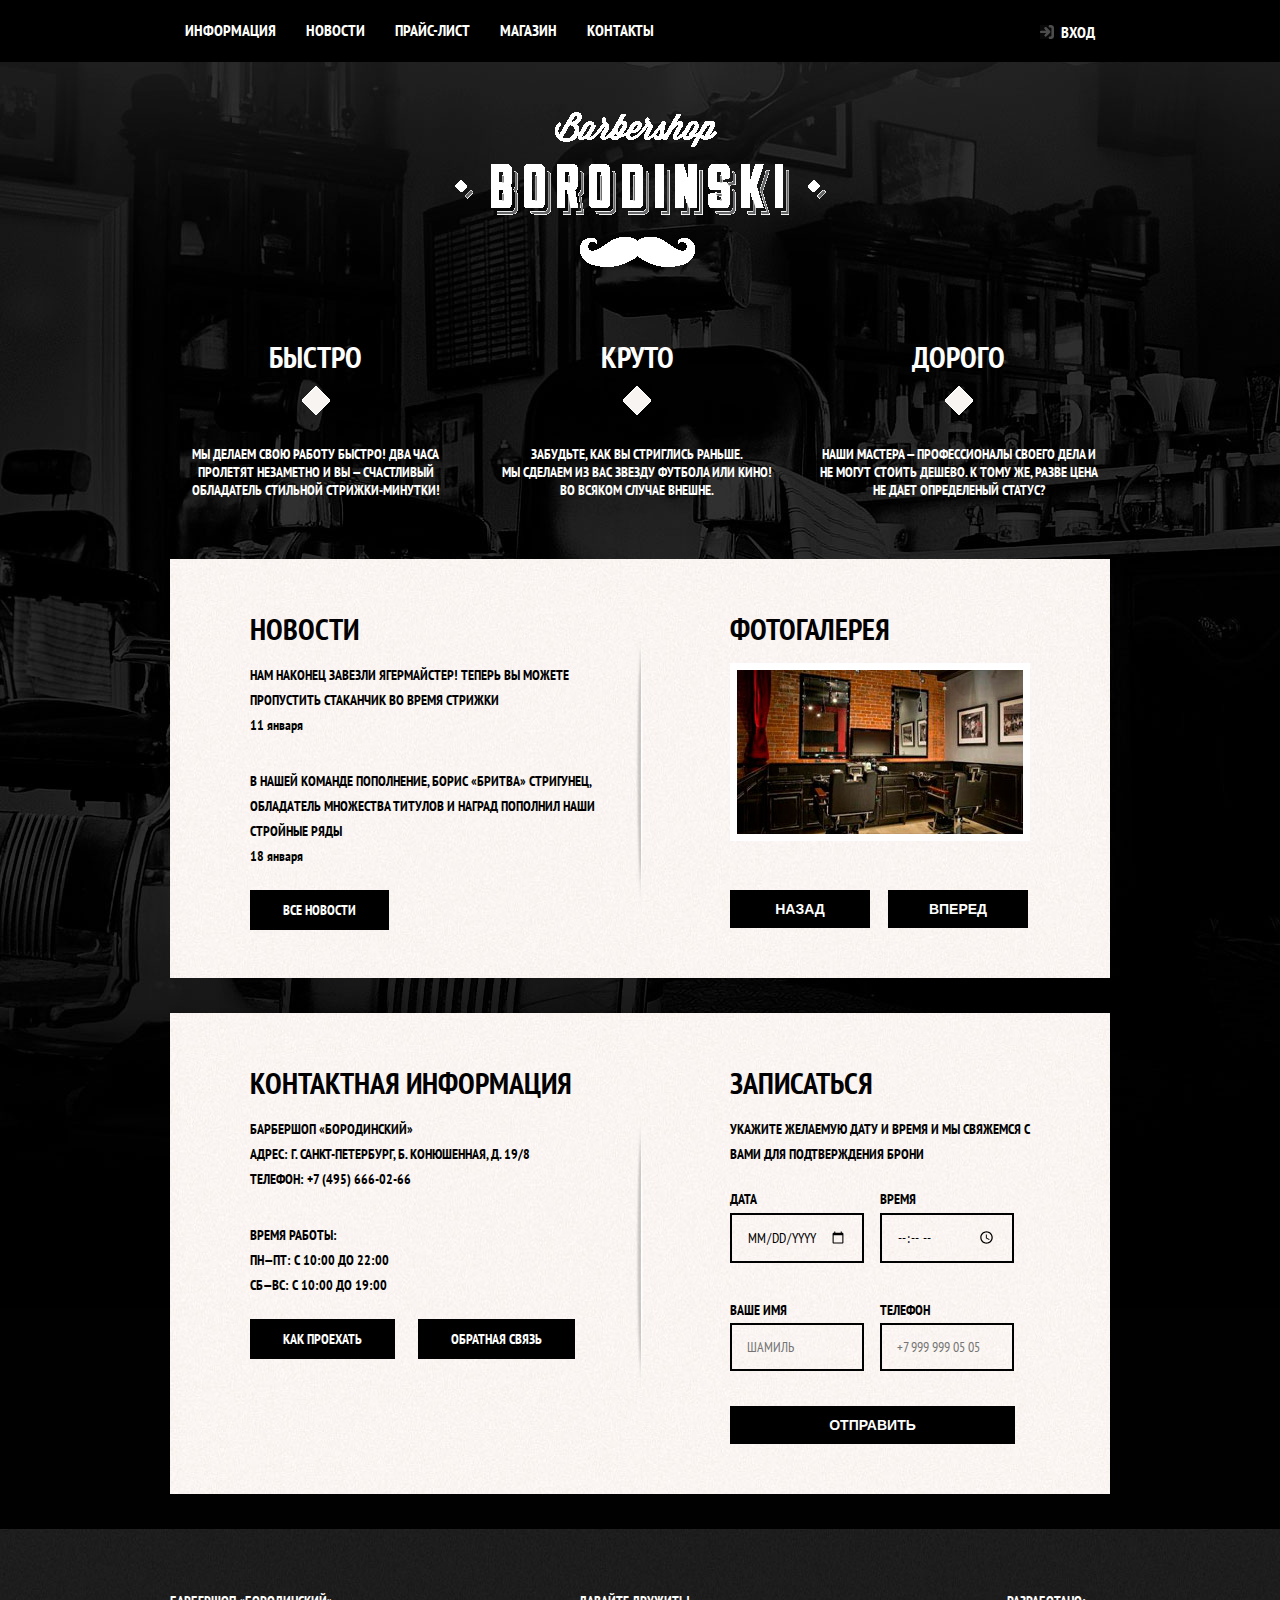
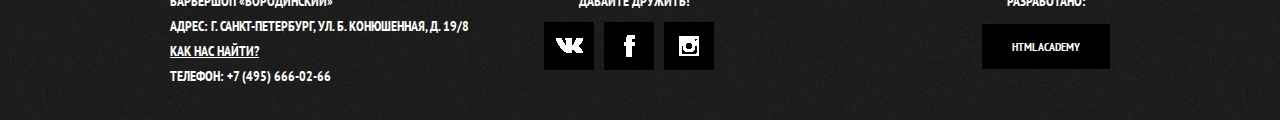
<file: index.html>
<!DOCTYPE html>
<html lang="ru">
<head>
    <meta charset="UTF-8">
    <meta name="viewport" content="width=device-width, initial-scale=1.0">  <!-- мета тег - чтоб сайт смотрелся на моб. устройствах -->
    <meta http-equiv="X-UA-Compatible" content="ie=edge">
    <link href="https://fonts.googleapis.com/css?family=PT+Sans+Narrow&display=swap" rel="stylesheet">
    <title>Barbershop - BORODINSKI</title>
    <link rel="stylesheet" href="style.css">
</head>
<body>
    <header>
        <div class="center-block-main">
            <div class="header clearfix">
                <nav>
                    <ul class="menu">
                        <li><a href="#">ИНФОРМАЦИЯ</a></li>
                        <li><a href="#">НОВОСТИ</a></li>
                        <li><a href="price.html">ПРАЙС-ЛИСТ</a></li>
                        <li><a href="item.html">МАГАЗИН</a></li>
                        <li><a href="#">КОНТАКТЫ</a></li>
                    </ul>
                    <div class="input">
                        <a href="#"><img src="images/input.png" alt=""><span>ВХОД</span></a>
                    </div>
                </nav>
            </div>
        </div>
    </header>
            <!-- ЛОГО + 3 блока -->
    <div class="main-content center-block-main">
        <div>
            <img class="logo" src="images/logo.png" alt="">
        </div>
        <div class="block3-main clearfix">
            <article>
                <h2>БЫСТРО</h2>
                <img src="images/rect.png" alt="">
                <p>МЫ ДЕЛАЕМ СВОЮ РАБОТУ БЫСТРО! ДВА ЧАСА ПРОЛЕТЯТ НЕЗАМЕТНО И ВЫ — СЧАСТЛИВЫЙ ОБЛАДАТЕЛЬ СТИЛЬНОЙ СТРИЖКИ-МИНУТКИ!</p>
            </article>
                    <!-- 2 -->
            <article>
                <h2>КРУТО</h2>
                <img src="images/rect.png" alt="">
                <p>ЗАБУДЬТЕ, КАК ВЫ СТРИГЛИСЬ РАНЬШЕ.</p>
                <p>МЫ СДЕЛАЕМ ИЗ ВАС ЗВЕЗДУ ФУТБОЛА ИЛИ КИНО!</p>
                <p>ВО ВСЯКОМ СЛУЧАЕ ВНЕШНЕ.</p>
            </article>
                    <!-- 3 -->
            <article>
                <h2>ДОРОГО</h2>
                <img src="images/rect.png" alt="">
                <p>НАШИ МАСТЕРА — ПРОФЕССИОНАЛЫ СВОЕГО ДЕЛА И</p>
                <p>НЕ МОГУТ СТОИТЬ ДЕШЕВО. К ТОМУ ЖЕ, РАЗВЕ ЦЕНА</p>
                <p>НЕ ДАЕТ ОПРЕДЕЛЕНЫЙ СТАТУС?</p>
            </article>
        </div>
    </div>
            <!-- ОСНОВНОЕ СОДЕРЖИМОЕ -->
    <div class="center-block-main content-bcgrd clearfix">
       <article class="block2-main-left">
            <h2 class="content-title">НОВОСТИ</h2>
            <ul class="content-news">
                <li>
                    <p>НАМ НАКОНЕЦ ЗАВЕЗЛИ ЯГЕРМАЙСТЕР! ТЕПЕРЬ ВЫ МОЖЕТЕ</p>
                    <p>ПРОПУСТИТЬ СТАКАНЧИК ВО ВРЕМЯ СТРИЖКИ</p> 
                    <time datetime="2019-07-06">11 января</time>
                </li>
                <li>
                    <p>В НАШЕЙ КОМАНДЕ ПОПОЛНЕНИЕ, БОРИС «БРИТВА» СТРИГУНЕЦ,</p>
                    <p>ОБЛАДAТЕЛЬ МНОЖЕСТВА ТИТУЛОВ И НАГРАД ПОПОЛНИЛ НАШИ</p>
                    <p>СТРОЙНЫЕ РЯДЫ</p>
                    <time datetime="2019-07-06">18 января</time>
                </li>
            </ul>
            <a href="#" class="btn">ВСЕ НОВОСТИ</a>
        </article>

        <div class="block2-main-right">
            <h2 class="content-title">ФОТОГАЛЕРЕЯ</h2>
            <div class="content-image-block">
                <img src="images/img.jpg" alt="">
                <button type="submit" class="btn content-prev">НАЗАД</button>
                <button type="submit" class="btn content-next">ВПЕРЕД</button>
            </div>
        </div>
    </div>
            <!-- Контактная инф-я -->
    <div class="center-block-main content-bcgrd clearfix">
        <article class="block2-main-left content-contact">
            <h2 class="content-title">КОНТАКТНАЯ ИНФОРМАЦИЯ</h2>
            <div class="content-contact-block">
                <p>БАРБЕРШОП «БОРОДИНСКИЙ»</p>
                <p>АДРЕС: Г. САНКТ-ПЕТЕРБУРГ, Б. КОНЮШЕННАЯ, Д. 19/8</p>
                <p>ТЕЛЕФОН: +7 (495) 666-02-66</p>
            </div>
            <div class="content-contact-block">
                <p>ВРЕМЯ РАБОТЫ:</p>
                <p>ПН—ПТ: С 10:00 ДО 22:00</p>
                <p>СБ—ВС: С 10:00 ДО 19:00</p>
            </div>
            <a class="btn" href="#">КАК ПРОЕХАТЬ</a>
            <a class="btn" href="#">ОБРАТНАЯ СВЯЗЬ</a>
        </article>

        <article class="block2-main-right content-form">
                <h2 class="content-title">ЗАПИСАТЬСЯ</h2>
                <p class="input-bottom">УКАЖИТЕ ЖЕЛАЕМУЮ ДАТУ И ВРЕМЯ И МЫ СВЯЖЕМСЯ С ВАМИ ДЛЯ ПОДТВЕРЖДЕНИЯ БРОНИ</p>
                <form action="" method="post">
                    <div class="content-form">
                        <p>
                            <label for="date">ДАТА</label>
                        </p>
                        <input id="date" type="date" name="date" value="" required="required">
                    </div>
                    <div class="content-form-right">
                        <p>
                            <label for="time">ВРЕМЯ</label>
                        </p>
                        <input id="time" type="time" name="time" value="" required="required">
                    </div>
                    <div class="content-form">
                        <p>
                            <label for="text">ВАШЕ ИМЯ</label>
                        </p>
                        <input id="text" type="text" name="name" value="" placeholder="Шамиль">
                    </div>
                    <div class="content-form-right">
                        <p>
                            <label for="tel">ТЕЛЕФОН</label>
                        </p>
                        <input id="tel" type="tel" name="tel" value="" placeholder="+7 999 999 05 05" required="required">
                    </div>
                    <button type="submit" class="btn btn-submit">ОТПРАВИТЬ</button>
                </form>
        </article>
    </div>

            <!-- footer -->
    <footer class="ftr">
        <div class="center-block-main clearfix">
            <div class="content-contact-block ftr-block-left">
                <p>БАРБЕРШОП «БОРОДИНСКИЙ»</p>
                <p>АДРЕС: Г. САНКТ-ПЕТЕРБУРГ, УЛ. Б. КОНЮШЕННАЯ, Д. 19/8</p>
                <a href="#">КАК НАС НАЙТИ?</a>
                <p>ТЕЛЕФОН: +7 (495) 666-02-66</p>
            </div>
            <div class="ftr-social-block">
                <p>ДАВАЙТЕ ДРУЖИТЬ!</p>
                <a href="#" class="btn ftr-vk-social"></a>
                <a href="#" class="btn ftr-fcbk-social"></a>
                <a href="#" class="btn ftr-inst-social"></a>
            </div>
            <div class="ftr-block-right">
                <p>РАЗРАБОТАНО:</p>
                <a href="#" class="btn">html academy</a>
            </div>
        </div>
    </footer>
</body>
</html>
</file>
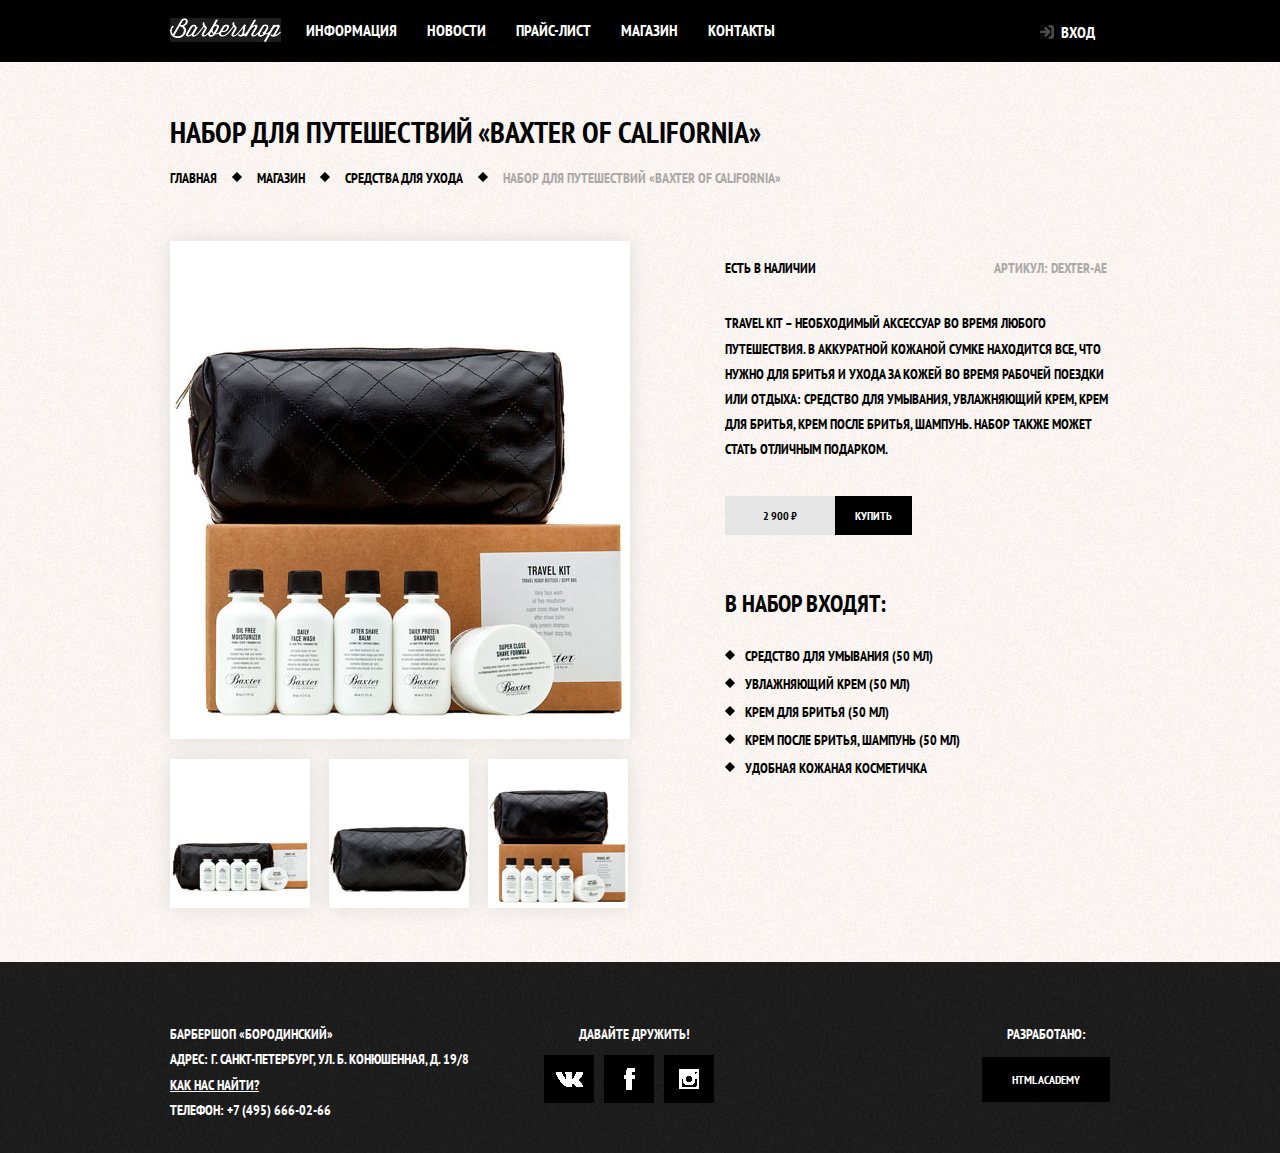
<file: item.html>
<!DOCTYPE html>
<html lang="ru">
<head>
    <meta charset="UTF-8">
    <meta name="viewport" content="width=device-width, initial-scale=1.0">  <!-- мета тег - чтоб сайт смотрелся на моб. устройствах -->
    <meta http-equiv="X-UA-Compatible" content="ie=edge">
    <link href="https://fonts.googleapis.com/css?family=PT+Sans+Narrow&display=swap" rel="stylesheet">
    <title>Набор для путешествий</title>
    <link rel="stylesheet" href="style.css">
</head>
<body>
    <header>
        <div class="center-block-main">
            <div class="header clearfix">
                <nav>
                    <ul class="menu">
                        <li><img src="images/item_logo.png" alt="" class="item_logo"></li>
                        <li><a href="index.html">ИНФОРМАЦИЯ</a></li>
                        <li><a href="#">НОВОСТИ</a></li>
                        <li><a href="price.html">ПРАЙС-ЛИСТ</a></li>
                        <li><a href="#">МАГАЗИН</a></li>
                        <li><a href="#">КОНТАКТЫ</a></li>
                    </ul>
                    <div class="input">
                        <a href="#"><img src="images/input.png" alt=""><span>ВХОД</span></a>
                    </div>
                </nav>
            </div>
        </div>
    </header>

    <div class="item_bcg">
        <div class="item_block_main center-block-main clearfix">
            <article>
                <h2 class="content-title">набор для путешествий &laquo;Baxter of California&raquo;</h2>
                <nav class="item_content-news">
                    <ul>
                        <li><a href="index.html">ГЛАВНАЯ</a><img src="images/item_rect.png" alt=""></li>
                        <li><a href="#">МАГАЗИН</a><img src="images/item_rect.png" alt=""></li>
                        <li><a href="shop.html">СРЕДСТВА ДЛЯ УХОДА</a><img src="images/item_rect.png" alt=""></li>
                    </ul>
                    <span>набор для путешествий «Baxter of California»</span>
                </nav>
            </article>
            <div>
                <div class="item_block_img clearfix">
                    <div class="item_big_img">
                        <img src="images/item_img1.jpg" alt="">
                    </div>
                    <div class="item_img">
                        <img src="images/item_img2.jpg" alt="">
                        <img src="images/item_img3.jpg" alt="">
                        <img src="images/item_img4.jpg" alt="">
                    </div>
                </div>
            </div>
            <article>
                <div class="item_block_news clearfix">
                    <div class="item_description">
                        <p>есть в наличии <span>Артикул: dexter-ae</span></p>
                        <p>Travel Kit – необходимый аксессуар во время любого путешествия. В аккуратной кожаной сумке находится все, что нужно для бритья и ухода за кожей во время рабочей поездки или отдыха: средство для умывания, увлажняющий крем, крем для бритья, крем после бритья, шампунь. Набор также может стать отличным подарком.</p>
                        <p class="item_btn"> 
                            <a class="item_btn1" href="#">2 900 ₽</a>
                            <a class="item_btn2" href="#">КУПИТЬ</a>
                        </p>
                    </div>
                    <div class="item_description">
                        <h2 class="item-title">В набор входят:</h2>
                        <ul>
                            <li> <img src="images/item_rect.png" alt="">Средство для умывания (50 мл)</li>
                            <li> <img src="images/item_rect.png" alt="">Увлажняющий крем (50 мл)</li>
                            <li> <img src="images/item_rect.png" alt="">Крем для бритья (50 мл)</li>
                            <li> <img src="images/item_rect.png" alt="">Крем после бритья, шампунь (50 мл)</li>
                            <li> <img src="images/item_rect.png" alt="">Удобная кожаная косметичка</li>
                        </ul>
                    </div>
                </div>
            </article>
        </div>
    </div>


     <!-- footer -->
    <footer class="ftr">
        <div class="center-block-main clearfix">
            <div class="content-contact-block ftr-block-left">
                <p>БАРБЕРШОП «БОРОДИНСКИЙ»</p>
                <p>АДРЕС: Г. САНКТ-ПЕТЕРБУРГ, УЛ. Б. КОНЮШЕННАЯ, Д. 19/8</p>
                <a href="#">КАК НАС НАЙТИ?</a>
                <p>ТЕЛЕФОН: +7 (495) 666-02-66</p>
            </div>
            <div class="ftr-social-block">
                <p>ДАВАЙТЕ ДРУЖИТЬ!</p>
                <a href="#" class="btn ftr-vk-social"></a>
                <a href="#" class="btn ftr-fcbk-social"></a>
                <a href="#" class="btn ftr-inst-social"></a>
            </div>
            <div class="ftr-block-right">
                <p>РАЗРАБОТАНО:</p>
                <a href="#" class="btn">html academy</a>
            </div>
        </div>
    </footer>
</body>
</html>
</file>
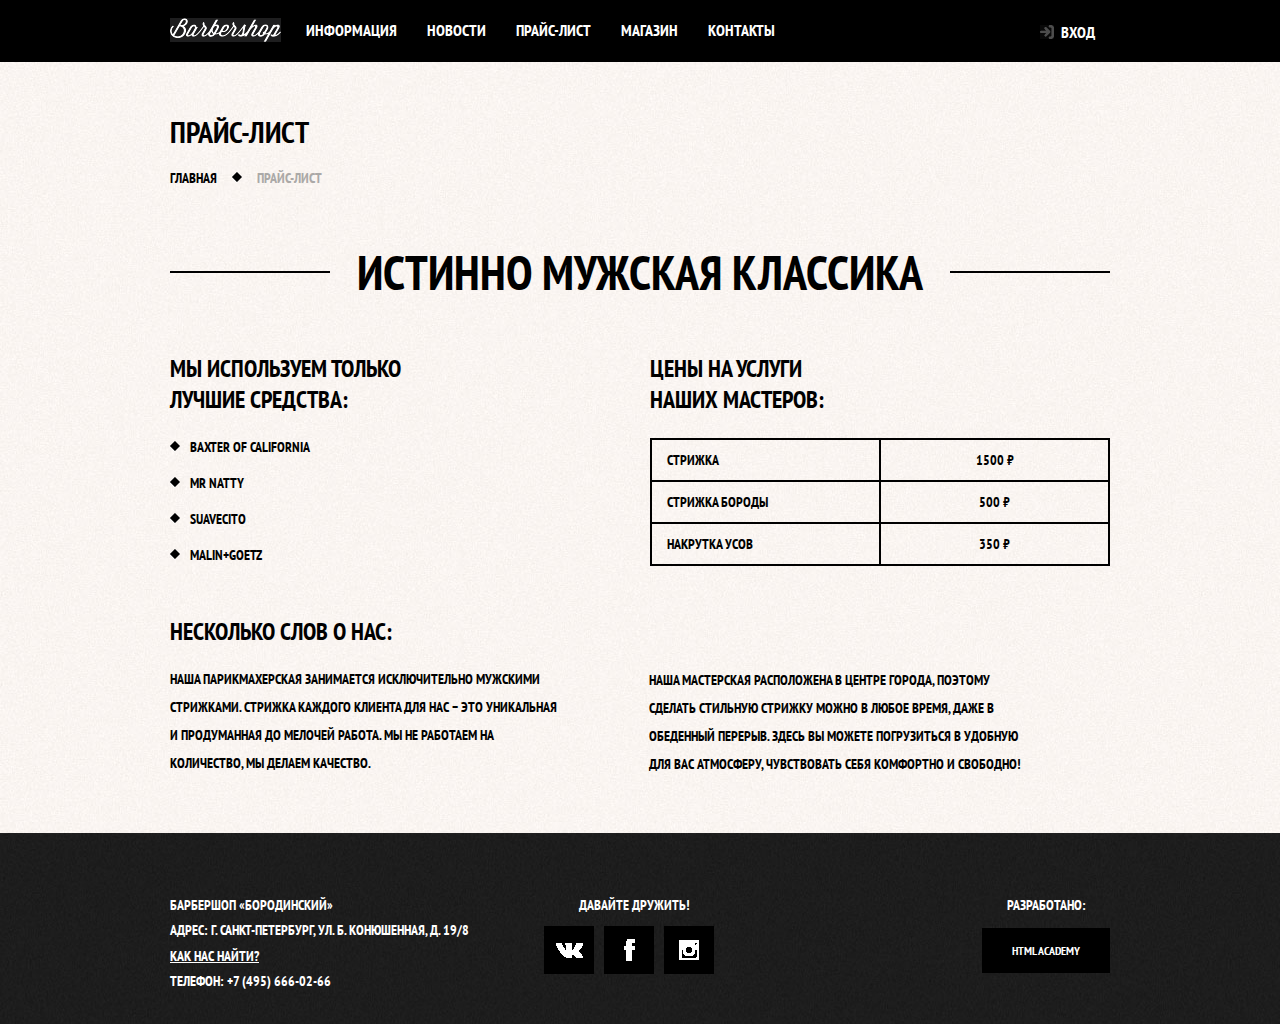
<file: price.html>
<!DOCTYPE html>
<html lang="en">
<head>
    <meta charset="UTF-8">
    <meta name="viewport" content="width=device-width, initial-scale=1.0">
    <meta http-equiv="X-UA-Compatible" content="ie=edge">
    <link href="https://fonts.googleapis.com/css?family=PT+Sans+Narrow&display=swap" rel="stylesheet">
    <title>ПРАЙС-ЛИСТ</title>
    <link rel="stylesheet" href="style.css">
</head>
<body>
    <header>
        <div class="center-block-main">
            <div class="header clearfix">
                <nav>
                    <ul class="menu">
                        <li><img src="images/item_logo.png" alt="" class="item_logo"></li>
                        <li><a href="index.html">ИНФОРМАЦИЯ</a></li>
                        <li><a href="#">НОВОСТИ</a></li>
                        <li><a href="price.html">ПРАЙС-ЛИСТ</a></li>
                        <li><a href="item.html">МАГАЗИН</a></li>
                        <li><a href="#">КОНТАКТЫ</a></li>
                    </ul>
                    <div class="input">
                        <a href="#"><img src="images/input.png" alt=""><span>ВХОД</span></a>
                    </div>
                </nav>
            </div>
        </div>
    </header>

    <div class="item_bcg">
        <div class="item_block_main center-block-main clearfix">
            <article>
                <h2 class="content-title">ПРАЙС-ЛИСТ</h2>
                <nav class="item_content-news">
                    <ul>
                        <li><a href="index.html">ГЛАВНАЯ</a><img src="images/item_rect.png" alt=""></li>
                    </ul>
                    <span>ПРАЙС-ЛИСТ</span>
                </nav>
            </article>
            <article>
                <p class="price-big-title">
                    ИСТИННО МУЖСКАЯ КЛАССИКА
                </p>
            </article>
            <article>
                <div class="price-center-content-blog clearfix">
                    <div class="blog-left">
                        <h2 class="item-title">МЫ ИСПОЛЬЗУЕМ ТОЛЬКО<br> ЛУЧШИЕ СРЕДСТВА:</h2>
                        <ul>
                            <li> <img src="images/item_rect.png" alt="">Baxter of California</li>
                            <li> <img src="images/item_rect.png" alt="">Mr Natty</li>
                            <li> <img src="images/item_rect.png" alt="">Suavecito</li>
                            <li> <img src="images/item_rect.png" alt="">Malin+Goetz</li>
                        </ul>
                    </div>
                    <div class="blog-right">
                        <h2 class="item-title">ЦЕНЫ НА УСЛУГИ<br> НАШИХ МАСТЕРОВ:</h2>
                        <table>
                            <tr>
                                <td class="left-column">СТРИЖКА</td>
                                <td>1500 ₽</td>
                            </tr>
                            <tr>
                                <td class="left-column">СТРИЖКА БОРОДЫ</td>
                                <td>500 ₽</td>
                            </tr>
                            <tr>
                                <td class="left-column">НАКРУТКА УСОВ</td>
                                <td>350 ₽</td>
                            </tr>
                        </table>
                    </div>
                </div>
            </article>
            <article>
                <div class="price-blog-articles clearfix">
                    <div class="price-text1">
                        <h2 class="item-title">НЕСКОЛЬКО СЛОВ О НАС:</h2>
                        <p>Наша парикмахерская занимается исключительно мужскими</p>
                        <p>стрижками. Стрижка каждого клиента для нас &minus; это уникальная</p>
                        <p>и продуманная до мелочей работа. Мы не работаем на</p>
                        <p>количество, мы делаем качество.</p>
                    </div>
                    <div class="price-text2">
                        <p>Наша мастерская расположена в центре города, поэтому</p> 
                        <p>сделать стильную стрижку можно в любое время, даже в</p>
                        <p>обеденный перерыв. Здесь вы можете погрузиться в удобную</p>
                        <p>для вас атмосферу, чувствовать себя комфортно и свободно!</p>
                    </div>
                </div>
            </article>
        </div>
    </div>

                <!-- footer -->
    <footer class="ftr">
        <div class="center-block-main clearfix">
            <div class="content-contact-block ftr-block-left">
                <p>БАРБЕРШОП «БОРОДИНСКИЙ»</p>
                <p>АДРЕС: Г. САНКТ-ПЕТЕРБУРГ, УЛ. Б. КОНЮШЕННАЯ, Д. 19/8</p>
                <a href="#">КАК НАС НАЙТИ?</a>
                <p>ТЕЛЕФОН: +7 (495) 666-02-66</p>
            </div>
            <div class="ftr-social-block">
                <p>ДАВАЙТЕ ДРУЖИТЬ!</p>
                <a href="#" class="btn ftr-vk-social"></a>
                <a href="#" class="btn ftr-fcbk-social"></a>
                <a href="#" class="btn ftr-inst-social"></a>
            </div>
            <div class="ftr-block-right">
                <p>РАЗРАБОТАНО:</p>
                <a href="#" class="btn">html academy</a>
            </div>
        </div>
    </footer>
</body>
</html>
</file>
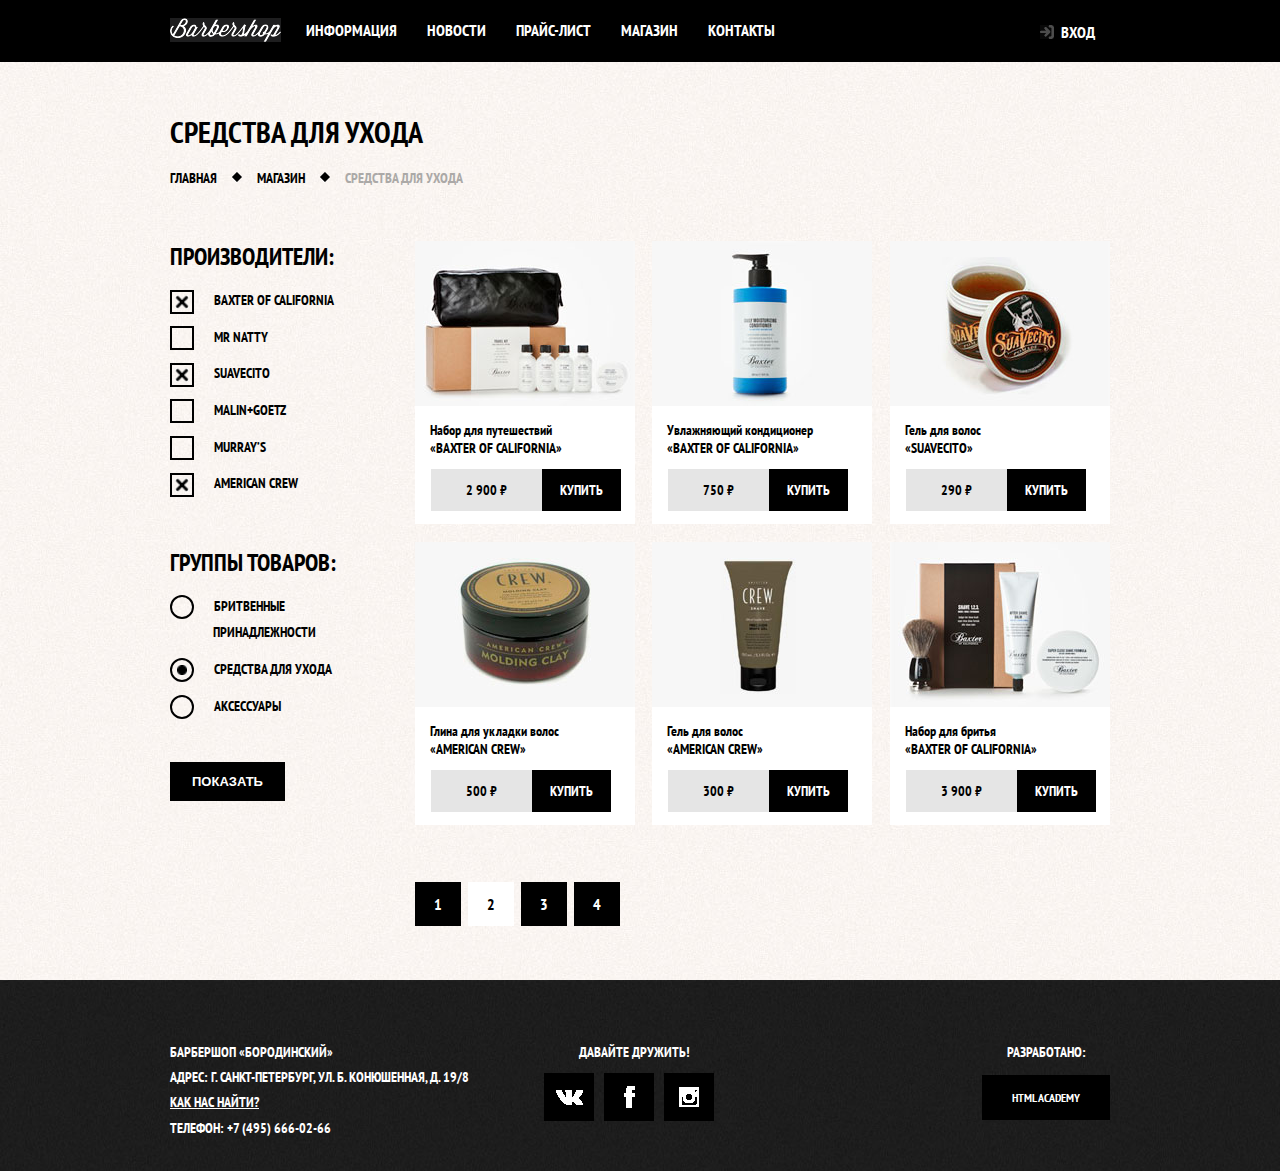
<file: shop.html>
<!DOCTYPE html>
<html lang="en">
<head>
    <meta charset="UTF-8">
    <meta name="viewport" content="width=device-width, initial-scale=1.0">
    <meta http-equiv="X-UA-Compatible" content="ie=edge">
    <link href="https://fonts.googleapis.com/css?family=PT+Sans+Narrow&display=swap" rel="stylesheet">
    <title>Средства для ухода</title>
    <link rel="stylesheet" href="style.css">
</head>
<body>
    <header>
        <div class="center-block-main">
            <div class="header clearfix">
                <nav>
                    <ul class="menu">
                        <li><img src="images/item_logo.png" alt="" class="item_logo"></li>
                        <li><a href="index.html">ИНФОРМАЦИЯ</a></li>
                        <li><a href="#">НОВОСТИ</a></li>
                        <li><a href="price.html">ПРАЙС-ЛИСТ</a></li>
                        <li><a href="item.html">МАГАЗИН</a></li>
                        <li><a href="#">КОНТАКТЫ</a></li>
                    </ul>
                    <div class="input">
                        <a href="#"><img src="images/input.png" alt=""><span>ВХОД</span></a>
                    </div>
                </nav>
            </div>
        </div>
    </header>

    <div class="item_bcg">
        <div class="item_block_main center-block-main clearfix">
            <article>
                <h2 class="content-title">Средства для ухода</h2>
                <nav class="item_content-news">
                    <ul>
                        <li><a href="index.html">ГЛАВНАЯ</a><img src="images/item_rect.png" alt=""></li>
                        <li><a href="item.html">МАГАЗИН</a><img src="images/item_rect.png" alt=""></li>
                    </ul>
                    <span>Средства для ухода</span>
                </nav>
            </article>
            <article>
                <form action="#">
                    <h3 class="content-title shop-title">ПРОИЗВОДИТЕЛИ:</h3>
                    <div class="shop-container">
                        <input type="checkbox" id="baxt" name="text" checked>
                        <label for="baxt">Baxter of California</label>
                    </div>
                    <div class="shop-container">
                        <input type="checkbox" id="natty" name="text">
                        <label for="natty">Mr Natty</label>
                    </div>
                    <div class="shop-container">
                        <input type="checkbox" id="suav" name="text" checked>
                        <label for="suav">Suavecito</label>
                    </div>
                    <div class="shop-container">
                        <input type="checkbox" id="malin" name="text">
                        <label for="malin">Malin+Goetz</label>
                    </div>
                    <div class="shop-container">
                        <input type="checkbox" id="murr" name="text">
                        <label for="murr">Murray’s</label>
                    </div>
                    <div class="shop-container">
                        <input type="checkbox" id="crew" name="text" checked>
                        <label for="crew">American Crew</label>
                    </div>

                                    <!-- Группы товаров -->
                    <div class="shop-group2">
                        <h3 class="content-title shop-title">ГРУППЫ ТОВАРОВ:</h3>
                        <div class="shop-container">
                            <input type="radio" id="one" name="text">
                            <label for="one">Бритвенные<br><span>принадлежности</span></label>
                        </div>
                        <div class="shop-container">
                            <input type="radio" id="two" name="text" checked>
                            <label for="two">Средства для ухода</label>
                        </div>
                        <div class="shop-container">
                            <input type="radio" id="three" name="text">
                            <label for="three">Аксессуары</label>
                        </div>
                    </div>
                    <button class="form-btn" type="submit">Показать</button>
                </form>
            </article>

            <section>
                <div class="posts_element">
                    <article>
                        <img src="images/shop_img1.jpg" alt="">
                        <div class="post_info">
                            <p>
                                Набор для путешествий<br>&laquo;<span>Baxter of California</span>&raquo;
                            </p>
                        </div>
                        <p class="item_btn">
                            <a href="#" class="item_btn1">2 900 ₽</a>
                            <a href="#" class="item_btn2">КУПИТЬ</a>
                        </p>
                    </article>

                        <!-- 2 -->
                    <article>
                        <img src="images/shop_img2.jpg" alt="">
                        <div class="post_info">
                            <p>
                                Увлажняющий кондиционер<br>&laquo;<span>Baxter of California</span>&raquo;
                            </p>
                        </div>
                        <p class="item_btn">
                            <a href="#" class="item_btn1">750 ₽</a>
                            <a href="#" class="item_btn2">КУПИТЬ</a>
                        </p>
                    </article>

                        <!-- 3 -->
                    <article>
                        <img src="images/shop_img3.jpg" alt="">
                        <div class="post_info">
                            <p>
                                Гель для волос<br>&laquo;<span>SUAVECITO</span>&raquo;
                            </p>
                        </div>
                            <p class="item_btn">
                                <a href="#" class="item_btn1">290 ₽</a>
                                <a href="#" class="item_btn2">КУПИТЬ</a>
                            </p>
                    </article>

                            <!-- 4 -->
                    <article>
                        <img src="images/shop_img4.jpg" alt="">
                        <div class="post_info">
                            <p>
                                Глина для укладки волос<br>&laquo;<span>American crew</span>&raquo;
                            </p>
                        </div>
                            <p class="item_btn">
                                <a href="#" class="item_btn1">500 ₽</a>
                                <a href="#" class="item_btn2">КУПИТЬ</a>
                            </p>
                    </article>

                            <!-- 5 -->
                    <article>
                        <img src="images/shop_img5.jpg" alt="">
                        <div class="post_info">
                            <p>
                                Гель для волос<br>&laquo;<span>American crew</span>&raquo;
                            </p>
                        </div>
                            <p class="item_btn">
                                <a href="#" class="item_btn1">300 ₽</a>
                                <a href="#" class="item_btn2">КУПИТЬ</a>
                            </p>
                    </article>

                                <!-- 6 -->
                    <article>
                        <img src="images/shop_img6.jpg" alt="">
                        <div class="post_info">
                            <p>
                                Набор для бритья<br>&laquo;<span>Baxter of California</span>&raquo;
                            </p>
                        </div>
                            <p class="item_btn">
                                <a href="#" class="item_btn1">3 900 ₽</a>
                                <a href="#" class="item_btn2">КУПИТЬ</a>
                            </p>
                    </article>
                </div>
            </section>

            <article>
                <div class="pagination">
                    <ul>
                        <li>
                            <a href="#">1</a>
                        </li>
                        <li>
                            <a href="#" class="current">2</a>
                        </li>
                        <li>
                            <a href="#">3</a>
                        </li>
                        <li>
                            <a href="#">4</a>
                        </li>
                    </ul>
                </div>
            </article>
        </div>
    </div>

                        <!-- footer -->
    <footer class="ftr">
        <div class="center-block-main clearfix">
            <div class="content-contact-block ftr-block-left">
                <p>БАРБЕРШОП «БОРОДИНСКИЙ»</p>
                <p>АДРЕС: Г. САНКТ-ПЕТЕРБУРГ, УЛ. Б. КОНЮШЕННАЯ, Д. 19/8</p>
                <a href="#">КАК НАС НАЙТИ?</a>
                <p>ТЕЛЕФОН: +7 (495) 666-02-66</p>
            </div>
            <div class="ftr-social-block">
                <p>ДАВАЙТЕ ДРУЖИТЬ!</p>
                <a href="#" class="btn ftr-vk-social"></a>
                <a href="#" class="btn ftr-fcbk-social"></a>
                <a href="#" class="btn ftr-inst-social"></a>
            </div>
            <div class="ftr-block-right">
                <p>РАЗРАБОТАНО:</p>
                <a href="#" class="btn">html academy</a>
            </div>
        </div>
    </footer>
</body>
</html>
</file>
<file: style.css>
/* --------------- reset.css - сбрасываем настройки по умолчанию --------------- */
            html, body, div, span, h1, h2, h3, h4, h5, h6, p, em, img, strong, sub, sup, b, u, i,  dl, dt, dd, ol, ul, li, fieldset, form, label, table, tbody, tfoot, thead, tr, th, td, article, aside, canvas, details, figcaption, figure, footer, header, hgroup, menu, nav, section, summary, time, mark, audio, video {
                margin: 0;
                padding: 0;
                border: 0;
                outline: 0;                               /* обнуляем отступы и убираем бордюры */
                vertical-align: baseline;          /* приводим все к одной базовой линии */
                background: transparent;      /* чтобы не проскакивали левые фоны, установленные по умолчанию */
                font-size: 100%;                     /* размер шрифта всем одинаковый */
            }
            
            html {
                min-height:100%;            /* всегда показываем вертикальную полосу прокрутки  */
            }
            
            a {                             /* ссылка не в общем списке чтобы не сбрасывать outline по умолчанию */
                margin: 0;
                padding: 0;
                font-size: 100%;
                vertical-align: baseline;
                background: transparent;
                outline: none;
            }
            
            table {						    /* устраняем отступы между ячейками таблицы */
                border-collapse: collapse; 
                border-spacing: 0;
            }
            
            td, td img {
                vertical-align: top;		/* возвращаем привычное вертикальное выравнивание */
            } 
            
            input, select, button, textarea {
                margin: 0; 				    /* убираем отступы по умолчанию для элементов форм (в частности для checkbox и radio) */
                font-size: 100%; 			/* делаем размер шрифтов везде одинаковым */
                outline: none;
            }
            
            input[type="text"], input[type="password"], textarea {
                padding: 0; 				/* убираем внутренние отступы для текстовых полей */
            }
            
            input[type="checkbox"] { 		/* вертикальное выравнивание чекбоксов и радиобатонов относительно меток */
                vertical-align: bottom;
            }
            
            input[type="radio"] {
                vertical-align: text-bottom;
            }
            
            sub {
                vertical-align: sub;
                font-size: smaller;
            }
            
            sup {
                vertical-align: super;
                font-size: smaller;
            }
            
            article, aside, details, figcaption, figure, footer, header, hgroup, menu, nav, section {
                display: block;
            }
            
            nav ul {
                 list-style: none;
            }
            
            h1, h2, h3, h4, h5, h6{
                font-weight:normal;
            }
            
            img {
                max-width:100%;
            }
            
            .clr {                              /* для этого класса убираем обтекание */
                clear:both;
            }
            
            .clearfix:after {
                clear: both;
                content: "";
                display: table;
            }
            
                            /* ДАЛЕЕ - стилизация макета  */
            
            body {
                background: url(images/cover.jpg);
                background-repeat: no-repeat;
                background-position: center top;
                font-family: 'PT Sans Narrow', sans-serif;
            }
                                /* ШАПКА */
            header {
                background-color: #000;
                margin-bottom: 50px;
            }
            
            .center-block-main {
                max-width: 940px;
                margin: 0 auto;
            }
            
            .header {
                font-weight: bold;
            }
            
            .menu {
                float: left;
            }
            
            .menu li {
                float: left;
                margin-right: 0;
                text-transform: uppercase;
                font-size: 1em;
            }
            
            .menu li a {
                text-decoration: none;
                color: #fff;
                display: block;
                padding: 20px 15px;
            }
            
            .menu li a:hover {
                background-color: #242424;
            }
            
            .input {
                float: right;
                padding: 20px 15px;
            }
            
            .input img {
                margin-right: 7px;
                vertical-align: middle;
                opacity: 0.3;
            }
            
            .input span {
                text-decoration: none;
                text-transform: uppercase;
                color: #fff;
                vertical-align: middle;
            }
            
            .input:hover, .input img:hover {
                background-color: #242424;
                cursor: pointer;
                opacity: 1;
            }
                            /* лого + МЕНЮ */
            .main-content {
                margin-bottom: 60px;
            }
            
            .logo {
                margin: 0 auto 70px auto;
                display: block;
            }
            
            .block3-main {
                display: flex;
                justify-content: space-between;
            }
            
            .block3-main article {
                width: 31%;
                float: left;
                margin-left: 2.6%;
            }
            
            .block3-main article:first-child {
                margin-left: 0;
            }
            
            .block3-main article h2 {
                font-size: 1.875em;
                font-weight: bold;
                color: #fff;
                text-align: center;
            }
            
            .block3-main article img {
                display: table;
                margin: 10px auto 30px auto;
            
            }
            
            .block3-main article p {
                font-size: 0.875em;
                color: #fff;
                text-align: center;
                font-weight: bold;
            }
                            /* ОСНОВНОЕ СОДЕРЖИМОЕ */
            .content-bcgrd {
                background: url(images/brd.png) no-repeat center, white url(images/content-bcgrd.jpg);
                margin-bottom: 35px;
                padding: 50px 80px;
                box-sizing: border-box;
            }
            
            .block2-main-left {
                float: left;
                width: 350px;
            }
            
            .content-title {
                font-size: 1.875em;
                font-weight: bold;
                margin-bottom: 30px;
                text-transform: uppercase;
            }
            
            .content-news li {
                font-size: 0.875em;
                font-weight: bold;
                line-height: 1.8;
                margin-bottom: 30px;
                list-style: none;
            }
            
            .btn {
                padding: 11px 33px;
                background-color: #000;
                font-weight: bold;
                text-decoration: none;
                font-size: 0.875em;
                color: #fff;
                text-transform: uppercase;
                margin-right: 20px;
                border: none;
                outline: none;
                cursor: pointer;
            }
            
            .btn:hover {
                background-color: #663d15;
            }
            
            .block2-main-right {
                float: right;
                width: 300px;
            }
            
            .content-image-block img {
                width: 286px;
                height: 164px;
                border: 7px solid #fff;
                background-color: #e5e5e5;
                margin-bottom: 45px;
            }
            
            .content-prev {
                width: 140px;
                margin-right: 15px;
            }
            
            .content-next {
                width: 140px;
                margin-right: 0;
            }
            
            .content-contact-block {
                margin-bottom: 30px;
                font-size: 0.875em;
                font-weight: bold;
                line-height: 1.8;
            }
            
            .content-form {
                display: inline-block;
            }
            
            .input-bottom {
                margin-bottom: 20px;
            }
            
            .content-form p {
                font-size: 0.875em;
                font-weight: bold;
                line-height: 1.8;
            }
            
            .content-form input {
                float: left;
                margin-right: 16px;
                margin-bottom: 35px;
                width: 100px;
                padding: 10px 15px;
                border: 2px solid #000101;
                font-family: "PT Sans Narrow", sans-serif;
                font-size: 0.875em;
                line-height: 24px;
                text-transform: uppercase;
                background-color: #f9f6f3;
                outline: none;
                background: white url(images/content-bcgrd.jpg);
            }
            
            .content-form-right {
                float: right;
            }
            
            .btn-submit {
                width: 95%;
            }
            
                        /* FOOTER */
            .ftr {
                background: url(images/footer-bcgrd.jpg) no-repeat center top;
                padding: 60px 0 0 0;
                color: #fff;
            }
            
            .ftr-block-left {
                float: left;
                margin-right: 75px;
            }
            
            .ftr-block-left a {
                color: #fff;
            }
            
            .ftr-social-block {
                float: left;
                text-align: center;
            }
            
            .ftr-social-block p {
                margin-bottom: 23px;
                font-size: 0.875em;
                font-weight: bold;
                line-height: 1.8;
            }
            
            .ftr-social-block .btn {
                margin-right: 10px;
                padding: 15px 25px;
                vertical-align: top;
            }
            
            .ftr-vk-social {
                background: #000 url(images/ftr-vk-social.png) no-repeat center;
            }
            
            .ftr-fcbk-social {
                background: #000 url(images/ftr-fcbk-social.png) no-repeat center;
            }
            
            .ftr-inst-social {
                background: #000 url(images/ftr-inst-social.png) no-repeat center;
            }
            
            .ftr-block-right {
                float: right;
                font-size: 0.875em;
                font-weight: bold;
                line-height: 1.8;
            }
            
            
            .ftr-block-right .btn {
                margin-right: 0;
                padding: 15px 30px;
            }
            
            .ftr-block-right p {
                margin-bottom: 20px;
                text-align: center;
            }

            
                            /* Item.html */
            .item_logo {
                padding: 18px 10px 0 0;
                cursor: default;
            }
            
            .item_bcg {
                background: url(images/item_bcg.jpg) repeat;
                margin-top: -50px;
            }
            
            .item_block_main {
                padding: 50px 0;
            }
            
            .content-title {
                margin-bottom: 15px;
            }
            
            .item_content-news {
                font-size: 0.875em;
                font-weight: bold;
                text-transform: uppercase;
                line-height: 1.8;
                margin-bottom: 50px;
            }
            
            .item_content-news li {
                float: left;
            }
            
            .item_content-news li a {
                text-decoration: none;
                color: #000;
            }
            
            .item_content-news li a:hover {
                text-decoration: underline;
                color: #242424;
            }
            
            .item_content-news img {
                margin: 0 15px;
            }
            
            .item_content-news span {
                color: #aba9a7;
            }
            
            .item_block_img {
                float: left;
                width: 49%;
            }
            
            .item_block_img img {
                box-shadow: 0 0 20px 0px #e0ddda;
            }
            
            .item_big_img img {
                margin-bottom: 16px;
            }
            
            .item_img img {
                margin-left: 16px;
            }
            
            .item_img img:first-child {
                margin-left: 0;
            }
            
            .item_block_news {
                float: right;
                width: 41%;
            }
            
            .item_description p {
                font-size: 0.875em;
                font-weight: bold;
                text-transform: uppercase;
                line-height: 1.8;
                padding: 15px 0;
            }
            
            .item_description span {
                margin-left: 175px;
                color: #aba9a7;
            }
            
            .item_btn {
                margin: 10px 0 45px 0;
            }
            
            .item_btn1 {
                padding: 12px 38px;
                background-color: #e5e5e5;
                font-weight: bold;
                text-decoration: none;
                font-size: 0.875em;
                color: #000;
                text-transform: uppercase;
                margin-right: -3px;
                border: none;
                outline: none;
                cursor: default;
            }
            
            .item_btn2 {
                padding: 12px 20px;
                background-color: #000;
                font-weight: bold;
                text-decoration: none;
                font-size: 0.875em;
                color: #fff;
                text-transform: uppercase;
                border: none;
                outline: none;
                cursor: pointer;
            }
            
            .item_btn2:hover {
                background-color: #663d15;
            }
            
            .item-title {
                font-size: 1.5em;
                font-weight: bold;
                text-transform: uppercase;
                margin-bottom: 23px;
            }
            
            .item_description li {
                list-style: none;
                font-size: 0.875em;
                font-weight: bold;
                text-transform: uppercase;
                line-height: 2;
                color: #000;
            }
            
            .item_description img {
                margin-right: 10px;
            }

                        /* shop.html */
.shop-title {
    font-size: 1.5em;
}

.shop-group2 {
    margin: 40px 0 33px 0;
}

.item_block_main form {
    float: left;
    width: 26%;
}

.shop-container {
    display: block;
    font-size: 0.875em;
    font-weight: bold;
    text-transform: uppercase;
    line-height: 1.9;
    padding-bottom: 10px;
}

.shop-container input {
    margin-right: 30px;
    vertical-align: baseline;
    transform: scale(1.6);      /* увеличили чекбокс через трансформ */
    opacity: 0.9;
    cursor: pointer;
}


/* СТИЛИЗУЕМ КНОПКИ */
/* checkbox */
.shop-container input[type="checkbox"] {
    display: none;
}

.shop-container label::before {
    content: '';
    display: inline-block;
    width: 20px;
    height: 20px;
    border: 2px solid #000;
    vertical-align: middle;
    margin-right: 20px;
    text-align: center;
}

.shop-container input[type="checkbox"]:checked + label::before {
    content: '';
    background-image: url(images/cross.png);
    background-repeat: no-repeat;
    background-position: 50% 50%;
    background-size: 70%;
}

/* стилизуем radio */
.shop-group2 input[type="radio"] {
    display: none;
}

.shop-group2 label::before {
    content: '';
    display: inline-block;
    width: 20px;
    height: 20px;
    border: 2px solid #000;
    vertical-align: middle;
    margin-right: 20px;
    text-align: center;
    border-radius: 50%;
}

.shop-group2 input[type="radio"]:checked + label::before {
    content: '';
    background-image: url(images/circle.png);
    background-repeat: no-repeat;
    background-position: 50% 50%;
    background-size: 50%;
}

.shop-container span {
    margin-left: 43px;
}

.posts_element {
    display: flex;
    margin-left: 245px;
    flex-wrap: wrap;
}

.posts_element article {
    background-color: #fff;
    margin-left: 2.5%;
    margin-bottom: 2.5%;
}

.posts_element article img {
    display: block;
    margin: 0 auto 0 auto;
}

.posts_element article:first-child {
    margin-left: 0;
}

.posts_element article:nth-child(4) {
    margin-left: 0;
}

.posts_element .item_btn {
    margin: 7px 9px 25px 16px;
}

.posts_element .item_btn1 {
    padding: 12px 35px;
}

.posts_element .item_btn2 {
    padding: 12px 18px;
}

.post_info p {
    font-size: 0.875em;
    font-weight: bold;
    padding: 15px;
}

.post_info p span {
    text-transform: uppercase;
}

.form-btn {
    padding: 12px 22px;
    background-color: #000;
    color: #fff;
    font-weight: bold;
    text-decoration: none;
    font-size: 0.8125em;
    text-transform: uppercase;
    border: none;
    cursor: pointer;
}

.form-btn:hover {
    background-color: #663d15;
}

.pagination {
    margin: 40px 0 0 245px;
    display: inline-block;
}


.pagination ul li {
    float: left;
    list-style: none;
    margin-right: 7px;
}

.pagination ul li a {
    display: block;
    padding: 12px 19px;
    text-decoration: none;
    background-color: #000;
    color: #fff;
    border: none;
    cursor: pointer;
    font-weight: bold;
}

.pagination ul li a:hover {
    background-color: #fff;
    color: #000;
}

.pagination .current {
    background-color: #fff;
    color: #000;
}

                /* price.html */
.price-big-title {
    font-weight: bold;
    text-transform: uppercase;
    text-align: center;
    font-size: 3em;
    background-image: url(images/price-line.png), url(images/price-line2.png);
    background-repeat: no-repeat;
    background-position: left, right;
}

.price-center-content-blog {
    margin: 50px 0;
}

.blog-left {
    float: left;
    width: 240px;
}

.blog-left li {
    list-style: none;
    font-size: 0.875em;
    font-weight: bold;
    text-transform: uppercase;
    color: #000;
    margin-bottom: 18px;
}

.blog-left li:last-child {
    margin-bottom: 0;
}

.blog-left img {
    margin-right: 10px;
}

.blog-right {
    float: right;
}

                    /* таблица */
table {
    width: 460px;
    border: 2px solid #000;
    color: #000;
    border-collapse: collapse;
    font-size: 0.875em;
    font-weight: bold;
    text-transform: uppercase;
}

tr {
    text-align: center;
}

.left-column {
    text-align: left;
    padding-left: 15px;
    vertical-align: middle;
    width: 50%;
}

td, tr {
    border: 2px solid #000;
    height: 40px;
    vertical-align: middle;
}

.price-blog-articles {
    margin: 0;
}

.price-blog-articles p {
    font-size: 0.875em;
    font-weight: bold;
    text-transform: uppercase;
    margin-bottom: 10px;
}

.price-text1 {
    float: left;
    width: 42%;
}

.price-text2 {
    float: right;
    width: 49%;
    margin-top: 55px;
}
</file>
